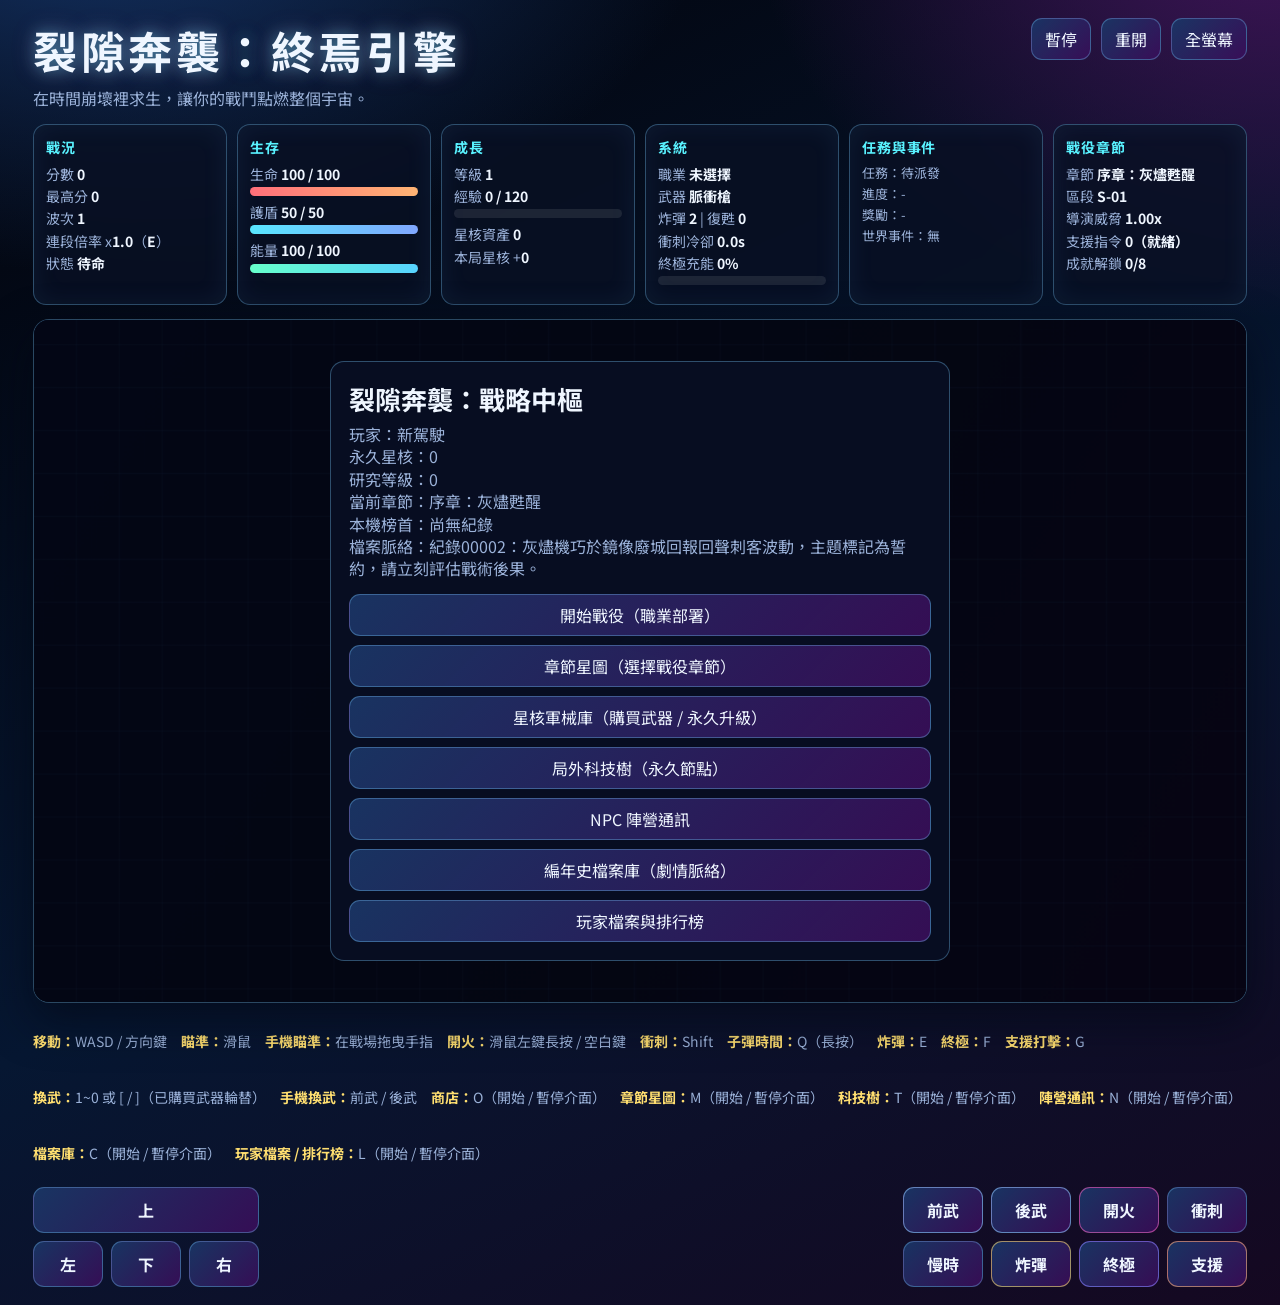
<file: index.html>
<!doctype html>
<html lang="zh-Hant">
  <head>
    <meta charset="UTF-8" />
    <meta name="viewport" content="width=device-width, initial-scale=1.0" />
    <title>裂隙奔襲：終焉引擎</title>
    <link rel="stylesheet" href="./src/styles.css" />
  </head>
  <body>
    <main class="shell">
      <p class="rotate-tip" role="status">建議橫向遊玩，可完整顯示戰略中樞與商店按鈕。</p>
      <header class="topbar">
        <div>
          <h1>裂隙奔襲：終焉引擎</h1>
          <p class="tagline">在時間崩壞裡求生，讓你的戰鬥點燃整個宇宙。</p>
        </div>
        <div class="quick-actions">
          <button id="pauseBtn" type="button">暫停</button>
          <button id="restartBtn" type="button">重開</button>
          <button id="fullBtn" type="button">全螢幕</button>
        </div>
      </header>

      <section class="hud">
        <article class="panel">
          <h2>戰況</h2>
          <p>分數 <span id="score">0</span></p>
          <p>最高分 <span id="highScore">0</span></p>
          <p>波次 <span id="wave">1</span></p>
          <p>連段倍率 x<span id="combo">1.0</span>（<span id="comboRank">E</span>）</p>
          <p>狀態 <span id="status">待命</span></p>
        </article>

        <article class="panel">
          <h2>生存</h2>
          <p>生命 <span id="hpText">100 / 100</span></p>
          <div class="meter"><div id="hpBar"></div></div>
          <p>護盾 <span id="shieldText">50 / 50</span></p>
          <div class="meter"><div id="shieldBar"></div></div>
          <p>能量 <span id="energyText">100 / 100</span></p>
          <div class="meter"><div id="energyBar"></div></div>
        </article>

        <article class="panel">
          <h2>成長</h2>
          <p>等級 <span id="level">1</span></p>
          <p>經驗 <span id="xpText">0 / 120</span></p>
          <div class="meter"><div id="xpBar"></div></div>
          <p>星核資產 <span id="cores">0</span></p>
          <p>本局星核 +<span id="runCores">0</span></p>
        </article>

        <article class="panel">
          <h2>系統</h2>
          <p>職業 <span id="pilotClass">未選擇</span></p>
          <p>武器 <span id="weapon">脈衝槍</span></p>
          <p>炸彈 <span id="bombs">2</span> | 復甦 <span id="revives">0</span></p>
          <p>衝刺冷卻 <span id="dashCd">0.0s</span></p>
          <p>終極充能 <span id="ultText">0%</span></p>
          <div class="meter"><div id="ultBar"></div></div>
        </article>

        <article class="panel mission-panel">
          <h2>任務與事件</h2>
          <p id="missionTitle">任務：準備中</p>
          <p id="missionProgress">進度：0 / 0</p>
          <p id="missionReward">獎勵：-</p>
          <p id="eventText">世界事件：無</p>
        </article>

        <article class="panel">
          <h2>戰役章節</h2>
          <p>章節 <span id="chapterName">序章：灰燼甦醒</span></p>
          <p>區段 <span id="chapterSector">S-01</span></p>
          <p>導演威脅 <span id="threatText">1.00x</span></p>
          <p>支援指令 <span id="allyText">0</span></p>
          <p>成就解鎖 <span id="achievementText">0</span></p>
        </article>
      </section>

      <section class="arena-wrap">
        <canvas id="arena" width="960" height="540" aria-label="戰鬥區域"></canvas>

        <div id="overlay" class="overlay hidden">
          <div class="overlay-card">
            <h2 id="overlayTitle">標題</h2>
            <p id="overlayText">內容</p>
            <div id="overlayActions" class="overlay-actions"></div>
          </div>
        </div>

        <div id="feed" class="feed" aria-live="polite"></div>

        <div id="dialogueBox" class="dialogue hidden" aria-live="polite">
          <p id="dialogueSpeaker" class="dialogue-speaker">NPC</p>
          <p id="dialogueText" class="dialogue-text">...</p>
        </div>
      </section>

      <section class="controls-help">
        <p><strong>移動：</strong>WASD / 方向鍵</p>
        <p><strong>瞄準：</strong>滑鼠</p>
        <p><strong>手機瞄準：</strong>在戰場拖曳手指</p>
        <p><strong>開火：</strong>滑鼠左鍵長按 / 空白鍵</p>
        <p><strong>衝刺：</strong>Shift</p>
        <p><strong>子彈時間：</strong>Q（長按）</p>
        <p><strong>炸彈：</strong>E</p>
        <p><strong>終極：</strong>F</p>
        <p><strong>支援打擊：</strong>G</p>
        <p><strong>換武：</strong>1~0 或 [ / ]（已購買武器輪替）</p>
        <p><strong>手機換武：</strong>前武 / 後武</p>
        <p><strong>商店：</strong>O（開始 / 暫停介面）</p>
        <p><strong>章節星圖：</strong>M（開始 / 暫停介面）</p>
        <p><strong>科技樹：</strong>T（開始 / 暫停介面）</p>
        <p><strong>陣營通訊：</strong>N（開始 / 暫停介面）</p>
        <p><strong>檔案庫：</strong>C（開始 / 暫停介面）</p>
        <p><strong>玩家檔案 / 排行榜：</strong>L（開始 / 暫停介面）</p>
      </section>

      <section class="touch-pad" aria-label="觸控操作">
        <div class="move-pad">
          <button data-touch="up">上</button>
          <div class="row">
            <button data-touch="left">左</button>
            <button data-touch="down">下</button>
            <button data-touch="right">右</button>
          </div>
        </div>
        <div class="action-pad">
          <button data-touch="prevWeapon">前武</button>
          <button data-touch="nextWeapon">後武</button>
          <button data-touch="fire">開火</button>
          <button data-touch="dash">衝刺</button>
          <button data-touch="slow">慢時</button>
          <button data-touch="bomb">炸彈</button>
          <button data-touch="ult">終極</button>
          <button data-touch="support">支援</button>
        </div>
      </section>
    </main>

    <script type="module" src="./src/riftGame.js"></script>
  </body>
</html>
</file>
<file: src/styles.css>
@import url("https://fonts.googleapis.com/css2?family=Noto+Sans+TC:wght@500;700;900&family=Orbitron:wght@500;700&display=swap");

:root {
  --bg-top: #02030a;
  --bg-mid: #061732;
  --bg-bottom: #150821;
  --panel-bg: rgba(9, 16, 36, 0.82);
  --panel-border: rgba(120, 201, 255, 0.34);
  --text-main: #eff6ff;
  --text-sub: #9bb2d9;
  --accent-a: #59f2ff;
  --accent-b: #ff66c6;
  --accent-c: #ffdf70;
  --danger: #ff6d82;
  --ok: #7bffb2;
}

* {
  box-sizing: border-box;
}

html,
body {
  margin: 0;
  min-height: 100%;
}

body {
  font-family: "Noto Sans TC", "Segoe UI", sans-serif;
  color: var(--text-main);
  overscroll-behavior: none;
  background:
    radial-gradient(1100px 720px at 8% -10%, #16386f 0%, transparent 56%),
    radial-gradient(980px 780px at 100% -8%, #45155d 0%, transparent 54%),
    linear-gradient(155deg, var(--bg-top), var(--bg-mid) 56%, var(--bg-bottom));
}

.shell {
  width: min(1250px, 100%);
  margin: 0 auto;
  padding: 18px;
}

.rotate-tip {
  display: none;
  margin: 0 0 10px;
  padding: 10px 12px;
  border-radius: 10px;
  border: 1px solid rgba(255, 227, 148, 0.45);
  background: rgba(74, 51, 9, 0.32);
  color: #ffe7a8;
  font-size: 14px;
}

.topbar {
  display: flex;
  justify-content: space-between;
  align-items: flex-start;
  gap: 12px;
  margin-bottom: 14px;
}

.topbar h1 {
  margin: 0;
  font-family: "Orbitron", "Noto Sans TC", sans-serif;
  font-size: clamp(24px, 4vw, 44px);
  letter-spacing: 0.08em;
  text-transform: uppercase;
  text-shadow:
    0 0 16px rgba(89, 242, 255, 0.45),
    0 0 26px rgba(255, 102, 198, 0.28);
}

.tagline {
  margin: 4px 0 0;
  color: var(--text-sub);
}

.quick-actions {
  display: flex;
  gap: 10px;
}

button {
  border: 1px solid var(--panel-border);
  border-radius: 11px;
  padding: 8px 13px;
  color: var(--text-main);
  font: inherit;
  background: linear-gradient(135deg, rgba(26, 54, 101, 0.95), rgba(57, 14, 89, 0.92));
  cursor: pointer;
  transition: transform 130ms ease, filter 130ms ease;
}

button:hover {
  filter: brightness(1.1);
}

button:active {
  transform: translateY(1px) scale(0.98);
}

.hud {
  display: grid;
  grid-template-columns: repeat(6, minmax(190px, 1fr));
  gap: 10px;
  margin-bottom: 14px;
}

.panel {
  padding: 12px;
  border-radius: 13px;
  border: 1px solid var(--panel-border);
  background: var(--panel-bg);
  backdrop-filter: blur(7px);
  box-shadow: inset 0 0 26px rgba(99, 180, 255, 0.08);
}

.panel h2 {
  margin: 0 0 8px;
  font-size: 14px;
  letter-spacing: 0.06em;
  color: var(--accent-a);
}

.panel p {
  margin: 4px 0;
  color: var(--text-sub);
  font-size: 14px;
  line-height: 1.3;
}

.panel span {
  color: var(--text-main);
  font-weight: 700;
}

.mission-panel p {
  font-size: 13px;
}

.meter {
  width: 100%;
  height: 9px;
  border-radius: 999px;
  overflow: hidden;
  background: rgba(255, 255, 255, 0.09);
  margin-bottom: 7px;
}

.meter > div {
  width: 40%;
  height: 100%;
  transition: width 100ms linear;
}

#hpBar {
  background: linear-gradient(90deg, #ff6f7a, #ffb474);
}

#shieldBar {
  background: linear-gradient(90deg, #58e6ff, #80a7ff);
}

#energyBar {
  background: linear-gradient(90deg, #66ffcb, #57d3ff);
}

#xpBar {
  background: linear-gradient(90deg, #ffd867, #ffa65d);
}

#ultBar {
  background: linear-gradient(90deg, #ff6fd5, #8b7dff);
}

.arena-wrap {
  position: relative;
  border-radius: 16px;
  overflow: hidden;
  border: 1px solid var(--panel-border);
  box-shadow:
    0 16px 45px rgba(3, 8, 20, 0.65),
    inset 0 0 44px rgba(89, 242, 255, 0.08);
  background: #020410;
}

#arena {
  display: block;
  width: 100%;
  aspect-ratio: 16 / 9;
  touch-action: none;
  background: linear-gradient(160deg, #08112a, #060914);
}

.overlay {
  position: absolute;
  inset: 0;
  display: grid;
  place-items: center;
  background: rgba(2, 4, 14, 0.74);
  padding: 18px;
  z-index: 3;
  overflow: auto;
}

.overlay.hidden {
  display: none;
}

.overlay-card {
  width: min(620px, 100%);
  max-height: min(84vh, 760px);
  overflow: auto;
  padding: 18px;
  border-radius: 14px;
  border: 1px solid var(--panel-border);
  background: rgba(8, 14, 34, 0.94);
}

.overlay-card h2 {
  margin: 0 0 6px;
  font-size: 26px;
}

.overlay-card p {
  margin: 0 0 14px;
  color: var(--text-sub);
  line-height: 1.4;
  white-space: pre-line;
}

.overlay-actions {
  display: grid;
  gap: 9px;
}

.upgrade-btn {
  text-align: left;
  line-height: 1.35;
  padding: 10px 12px;
}

.feed {
  position: absolute;
  left: 10px;
  bottom: 10px;
  display: grid;
  gap: 6px;
  max-width: min(70%, 620px);
  z-index: 2;
  pointer-events: none;
}

.feed-item {
  display: inline-block;
  width: fit-content;
  padding: 6px 10px;
  border-radius: 999px;
  border: 1px solid rgba(148, 202, 255, 0.38);
  background: rgba(8, 15, 36, 0.7);
  font-size: 13px;
}

.dialogue {
  position: absolute;
  left: 50%;
  bottom: 14px;
  transform: translateX(-50%);
  width: min(90%, 780px);
  padding: 10px 12px;
  border-radius: 12px;
  border: 1px solid rgba(164, 207, 255, 0.4);
  background: linear-gradient(145deg, rgba(8, 14, 34, 0.92), rgba(19, 16, 50, 0.88));
  box-shadow: 0 8px 24px rgba(2, 6, 16, 0.6);
  z-index: 4;
}

.dialogue.hidden {
  display: none;
}

.dialogue-speaker {
  margin: 0 0 4px;
  color: #7fefff;
  font-weight: 700;
  letter-spacing: 0.04em;
}

.dialogue-text {
  margin: 0;
  color: #e8f2ff;
  line-height: 1.35;
}

.controls-help {
  display: flex;
  flex-wrap: wrap;
  gap: 8px 14px;
  margin: 14px 0 10px;
  color: var(--text-sub);
  font-size: 14px;
}

.controls-help strong {
  color: var(--accent-c);
  font-weight: 700;
}

.touch-pad {
  display: flex;
  justify-content: space-between;
  gap: 14px;
  user-select: none;
}

.move-pad,
.action-pad {
  display: grid;
  gap: 8px;
}

.move-pad .row {
  display: flex;
  gap: 8px;
}

.action-pad {
  grid-template-columns: repeat(4, minmax(80px, 1fr));
}

[data-touch] {
  min-height: 46px;
  min-width: 70px;
  font-weight: 700;
  touch-action: manipulation;
}

[data-touch="fire"] {
  border-color: rgba(255, 102, 198, 0.55);
}

[data-touch="bomb"] {
  border-color: rgba(255, 223, 112, 0.58);
}

[data-touch="ult"] {
  border-color: rgba(139, 125, 255, 0.6);
}

[data-touch="support"] {
  border-color: rgba(255, 170, 122, 0.6);
}

[data-touch="prevWeapon"],
[data-touch="nextWeapon"] {
  border-color: rgba(145, 198, 255, 0.58);
}

@media (max-width: 1120px) {
  .hud {
    grid-template-columns: repeat(2, minmax(210px, 1fr));
  }

  .mission-panel {
    grid-column: span 2;
  }
}

@media (max-width: 760px) {
  .shell {
    padding: 10px;
  }

  .rotate-tip {
    display: block;
  }

  .overlay {
    position: fixed;
    inset: 0;
    z-index: 50;
    padding: 12px;
  }

  .overlay-card {
    width: min(96vw, 760px);
    max-height: 88vh;
    padding: 14px;
  }

  .overlay-card h2 {
    font-size: 22px;
  }

  .topbar {
    flex-direction: column;
  }

  .hud {
    grid-template-columns: 1fr;
  }

  .mission-panel {
    grid-column: auto;
  }

  .touch-pad {
    flex-direction: column;
    position: sticky;
    bottom: 0;
    z-index: 5;
    padding: 8px;
    border-radius: 12px;
    background: rgba(4, 9, 24, 0.78);
  }

  .action-pad {
    grid-template-columns: repeat(4, minmax(82px, 1fr));
  }

  [data-touch] {
    min-height: 52px;
    font-size: 16px;
  }

  .controls-help {
    font-size: 13px;
    gap: 6px 10px;
  }

  body.overlay-open .touch-pad,
  body.overlay-open .controls-help {
    display: none;
  }
}

@media (max-width: 900px) and (orientation: landscape) {
  .rotate-tip {
    display: none;
  }

  .hud {
    grid-template-columns: repeat(3, minmax(170px, 1fr));
  }

  .panel p {
    font-size: 13px;
  }
}
</file>
